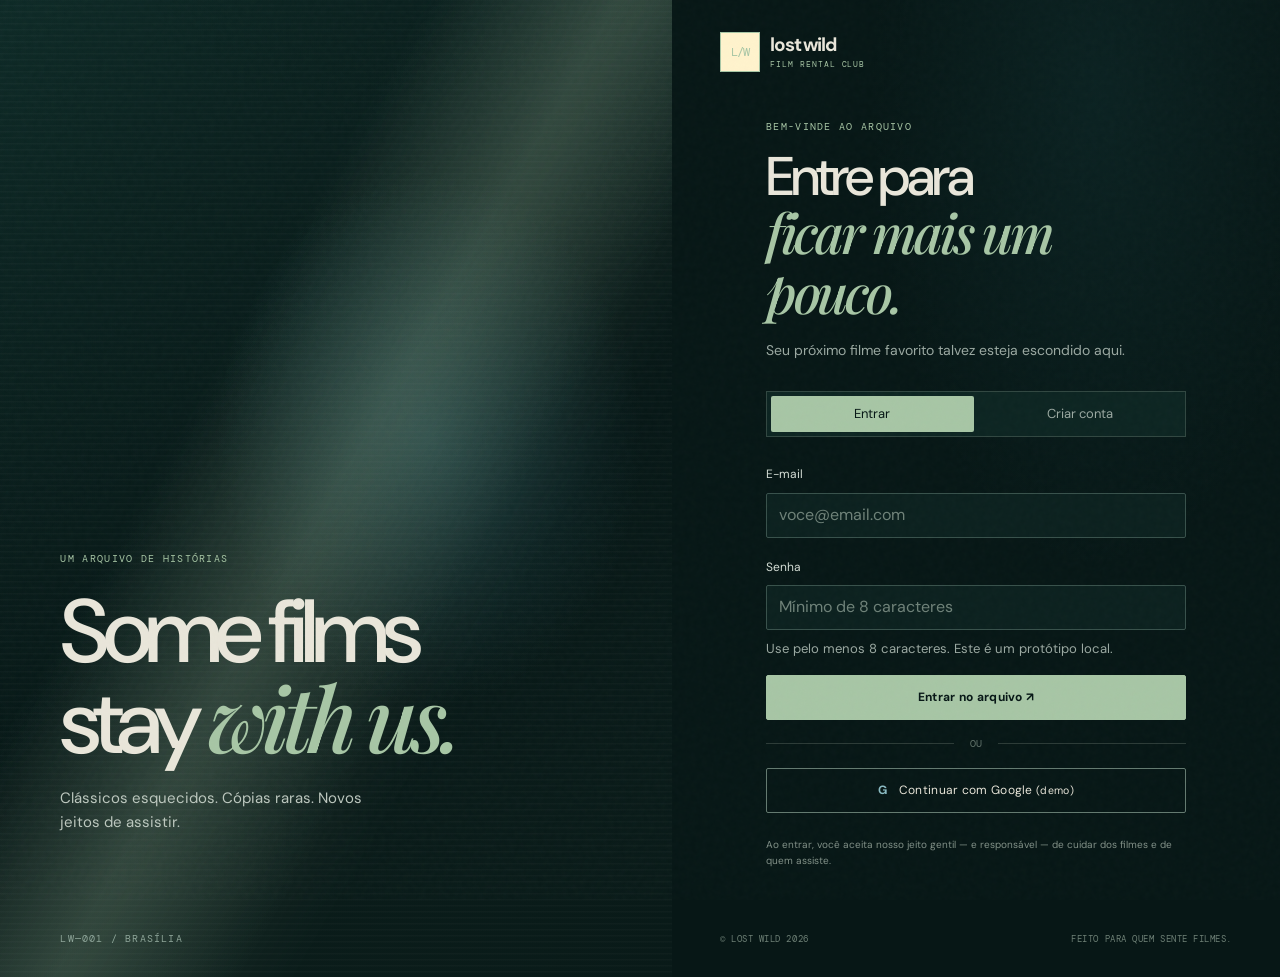
<file: chat/chat_bootstrap/index.html>
<!doctype html>
<html lang="pt-BR">
<head>
  <meta charset="utf-8">
  <meta name="viewport" content="width=device-width, initial-scale=1">
  <meta name="theme-color" content="#071716">
  <meta name="description" content="Lost Wild — filmes que merecem continuar vivos. Descubra clássicos raros em DVD e online.">
  <title>Lost Wild — filmes fora do tempo</title>
  <link rel="preconnect" href="https://fonts.googleapis.com">
  <link rel="preconnect" href="https://fonts.gstatic.com" crossorigin>
  <link href="https://fonts.googleapis.com/css2?family=DM+Mono:wght@400;500&family=DM+Sans:wght@400;500;600;700&family=Playfair+Display:ital,wght@0,500;0,600;1,500&display=swap" rel="stylesheet">
  <link href="https://cdn.jsdelivr.net/npm/bootstrap@5.3.3/dist/css/bootstrap.min.css" rel="stylesheet">
  <link href="style.css" rel="stylesheet">
</head>
<body>
  <a class="skip-link" href="#main">Pular para o conteúdo</a>
  <div id="authScreen" class="auth-screen">
    <div class="auth-art" role="img" aria-label="Sala de cinema escura com luz verde cinematográfica">
      <div class="auth-art-copy"><span class="eyebrow">UM ARQUIVO DE HISTÓRIAS</span><h1>Some films<br>stay <em>with us.</em></h1><p>Clássicos esquecidos. Cópias raras. Novos jeitos de assistir.</p></div>
      <span class="art-index">LW—001 / BRASÍLIA</span>
    </div>
    <div class="auth-panel">
      <a class="wordmark" href="#" aria-label="Lost Wild, início"><span class="mark">L/W</span><span>lost wild<small>FILM RENTAL CLUB</small></span></a>
      <div class="auth-form-wrap">
        <p class="eyebrow">BEM-VINDE AO ARQUIVO</p>
        <h2 id="authTitle">Entre para<br><em>ficar mais um pouco.</em></h2>
        <p class="muted">Seu próximo filme favorito talvez esteja escondido aqui.</p>
        <div class="auth-tabs nav nav-pills" role="tablist" aria-label="Acesso à conta">
          <button class="nav-link active" type="button" data-auth-mode="login" role="tab" aria-selected="true">Entrar</button>
          <button class="nav-link" type="button" data-auth-mode="signup" role="tab" aria-selected="false">Criar conta</button>
        </div>
        <form id="authForm" novalidate>
          <div class="mb-3" id="nameField" hidden><label for="authName" class="form-label">Como podemos te chamar?</label><input class="form-control" id="authName" autocomplete="name" placeholder="Seu nome"></div>
          <div class="mb-3"><label for="authEmail" class="form-label">E-mail</label><input class="form-control" type="email" id="authEmail" autocomplete="email" required placeholder="voce@email.com"></div>
          <div class="mb-2"><label for="authPassword" class="form-label">Senha</label><input class="form-control" type="password" id="authPassword" autocomplete="current-password" required minlength="8" placeholder="Mínimo de 8 caracteres"></div>
          <div class="form-text mb-3">Use pelo menos 8 caracteres. Este é um protótipo local.</div>
          <div id="authError" class="alert alert-danger py-2" role="alert" hidden></div>
          <button class="btn btn-lw w-100" type="submit" id="authSubmit">Entrar no arquivo <span aria-hidden="true">↗</span></button>
        </form>
        <div class="auth-divider"><span>OU</span></div>
        <button id="googleLogin" class="btn btn-outline-lw w-100" type="button"><span class="google-g">G</span> Continuar com Google <small>(demo)</small></button>
        <p class="tiny-note mt-4">Ao entrar, você aceita nosso jeito gentil — e responsável — de cuidar dos filmes e de quem assiste.</p>
      </div>
      <footer class="auth-footer"><span>© LOST WILD 2026</span><span>FEITO PARA QUEM SENTE FILMES.</span></footer>
    </div>
  </div>

  <div id="appShell" hidden>
    <nav class="navbar navbar-expand-lg navbar-dark lw-navbar sticky-top" aria-label="Navegação principal">
      <div class="container-fluid px-3 px-lg-5">
        <a class="navbar-brand wordmark" href="#home" data-view="home"><span class="mark">L/W</span><span>lost wild<small>FILM RENTAL CLUB</small></span></a>
        <button class="navbar-toggler" type="button" data-bs-toggle="collapse" data-bs-target="#mainNav" aria-controls="mainNav" aria-expanded="false" aria-label="Abrir menu"><span class="navbar-toggler-icon"></span></button>
        <div class="collapse navbar-collapse" id="mainNav">
          <ul class="navbar-nav mx-lg-auto my-3 my-lg-0">
            <li class="nav-item"><a class="nav-link active" href="#home" data-view="home">Arquivo</a></li>
            <li class="nav-item"><a class="nav-link" href="#shelf" data-view="shelf">Minha estante</a></li>
            <li class="nav-item"><a class="nav-link" href="#fines" data-view="fines">Multas <span id="fineNavBadge" class="nav-count">0</span></a></li>
            <li class="nav-item"><a class="nav-link" href="#about" data-view="about">Manifesto</a></li>
          </ul>
          <div class="nav-actions d-flex align-items-center gap-2">
            <button class="icon-btn" type="button" data-view="wishlist" aria-label="Abrir lista de desejos">♡ <span id="wishCount">0</span></button>
            <button class="icon-btn" type="button" data-bs-toggle="offcanvas" data-bs-target="#cartPanel" aria-label="Abrir sacola">Sacola <span id="cartCount" class="nav-count">0</span></button>
            <div class="dropdown">
              <button class="avatar-btn dropdown-toggle" data-bs-toggle="dropdown" aria-expanded="false" id="userMenuButton" aria-label="Menu da conta">LW</button>
              <ul class="dropdown-menu dropdown-menu-end dropdown-menu-dark">
                <li><button class="dropdown-item" data-view="profile">Meu perfil</button></li>
                <li><button class="dropdown-item" data-view="payments">Pagamentos</button></li>
                <li><hr class="dropdown-divider"></li>
                <li><button class="dropdown-item" id="logoutBtn">Sair da conta ↗</button></li>
              </ul>
            </div>
          </div>
        </div>
      </div>
    </nav>

    <main id="main">
      <section id="view-home" class="view-section">
        <div class="hero container-fluid px-3 px-lg-5">
          <div class="hero-grid">
            <div class="hero-copy">
              <p class="eyebrow"><span class="live-dot"></span> ARQUIVO ABERTO · BRASÍLIA, DF</p>
              <h1>Filmes que<br>não cabem <em>no tempo.</em></h1>
              <p class="hero-lede">Uma locadora para histórias que resistem. Encontre cópias raras, redescubra clássicos e leve um pedaço de cinema pra casa.</p>
              <a href="#catalogue" class="btn btn-lw">Explorar o arquivo <span aria-hidden="true">↘</span></a>
              <div class="hero-foot"><span>01 — 20 TÍTULOS CURADOS</span><span>DVD · STREAMING DEMO</span></div>
            </div>
            <div class="hero-visual">
              <div class="hero-photo" role="img" aria-label="Imagem cinematográfica abstrata em tons verdes e pretos"></div>
              <div class="hero-stamp">LOST<br>IN THE<br>WILD</div>
              <div class="hero-caption"><span>FRAME Nº 0047</span><span>MEMÓRIAS EM MOVIMENTO</span></div>
            </div>
          </div>
        </div>
        <section class="ticker" aria-label="Manifesto"><div>RARAMENTE VISTOS <span>✳</span> SEMPRE VIVOS <span>✳</span> FEITOS PARA SEREM DESCOBERTOS <span>✳</span> RARAMENTE VISTOS <span>✳</span></div></section>
        <section id="catalogue" class="container-fluid px-3 px-lg-5 section-pad">
          <div class="section-heading">
            <div><p class="eyebrow">O ACERVO / 001—020</p><h2>Encontre seu <em>próximo mundo.</em></h2></div>
            <p class="section-aside">Não é sobre ver tudo.<br>É sobre encontrar o filme certo.</p>
          </div>
          <div class="catalog-tools row g-2 align-items-center mb-4">
            <div class="col-12 col-md-5"><label for="searchInput" class="visually-hidden">Buscar filmes</label><div class="search-wrap"><span aria-hidden="true">⌕</span><input id="searchInput" class="form-control" type="search" placeholder="Título, diretor, ano..." autocomplete="off"></div></div>
            <div class="col-6 col-md-3"><label for="genreFilter" class="visually-hidden">Filtrar por gênero</label><select id="genreFilter" class="form-select"><option value="all">Todos os gêneros</option></select></div>
            <div class="col-6 col-md-2"><label for="formatFilter" class="visually-hidden">Filtrar formato</label><select id="formatFilter" class="form-select"><option value="all">Todos os formatos</option><option value="DVD">DVD</option><option value="Online">Online</option></select></div>
            <div class="col-12 col-md-2"><label for="sortFilter" class="visually-hidden">Ordenar filmes</label><select id="sortFilter" class="form-select"><option value="featured">Em destaque</option><option value="title">Título A–Z</option><option value="year">Mais antigos</option><option value="price">Menor preço</option></select></div>
          </div>
          <div id="featuredNote" class="featured-note"><span class="note-mark">✳</span><span><strong>Achados de arquivo</strong> — cópias que passaram de mão em mão e ainda têm muito a contar.</span></div>
          <div id="movieGrid" class="row g-3 g-lg-4" aria-live="polite"></div>
          <p id="emptyState" class="empty-state" hidden>Nenhum filme encontrado. Tente outro título ou filtro.</p>
          <div class="catalog-bottom"><span id="resultsCount">20 títulos encontrados</span><span>UMA COLEÇÃO EM CONSTANTE DESCOBERTA ↗</span></div>
        </section>
        <section class="quote-band"><div class="container"><p class="eyebrow">NOSSA PEQUENA OBSESSÃO</p><blockquote>“Alguns filmes não acabam quando sobem os créditos. Eles <em>continuam vivendo</em> em quem os viu.”</blockquote><span>— LOST WILD, NOTAS DE ACERVO</span></div></section>
      </section>

      <section id="view-wishlist" class="view-section interior-view" hidden><div class="container-fluid px-3 px-lg-5 section-pad"><p class="eyebrow">SUA LISTA PARTICULAR</p><h1>Filmes para <em>depois.</em></h1><p class="muted mb-4">Histórias que você quer encontrar no momento certo.</p><div id="wishlistGrid" class="row g-3 g-lg-4"></div><p id="wishlistEmpty" class="empty-state">Sua lista ainda está vazia. Guarde um filme para não perder de vista.</p></div></section>

      <section id="view-shelf" class="view-section interior-view" hidden><div class="container-fluid px-3 px-lg-5 section-pad"><p class="eyebrow">SEU HISTÓRICO / 002</p><h1>Minha <em>estante.</em></h1><p class="muted mb-4">O que está com você, o que está a caminho e o que já virou memória.</p><div class="row g-3 mb-4" id="shelfStats"></div><div class="panel-lw"><div class="panel-header"><h2>Seus filmes</h2><span class="eyebrow">RESERVAS · ALUGUÉIS · COMPRAS</span></div><div class="table-responsive"><table class="table lw-table"><thead><tr><th scope="col">Filme</th><th scope="col">Modalidade</th><th scope="col">Status</th><th scope="col">Prazo / retirada</th><th scope="col">Valor</th></tr></thead><tbody id="shelfTable"></tbody></table></div><p id="shelfEmpty" class="empty-state">Sua estante está esperando a primeira história. Explore o arquivo para começar.</p></div><div class="pickup-card mt-4"><span class="eyebrow">PONTO DE RETIRADA FICTÍCIO</span><h3>Lost Wild — Sala de Arquivo</h3><p>CLN 210, Bloco B, Loja 14 · Asa Norte, Brasília — DF</p><p class="muted mb-0">Reservas ficam disponíveis por 3 dias úteis. Você receberá uma confirmação demonstrativa nesta tela.</p></div></div></section>

      <section id="view-profile" class="view-section interior-view" hidden><div class="container-fluid px-3 px-lg-5 section-pad"><p class="eyebrow">SEU ESPAÇO / 003</p><h1>Um lugar só <em>seu.</em></h1><div class="row g-4 mt-2"><div class="col-12 col-lg-4"><div class="profile-card"><div class="profile-avatar" id="profileAvatar">LW</div><p class="eyebrow">MEMBRO DO ARQUIVO</p><h2 id="profileName">Pessoa leitora</h2><p class="muted" id="profileEmail">email@exemplo.com</p><span class="member-tag">MEMBRO DESDE HOJE</span><button class="btn btn-outline-lw mt-4 w-100" id="editProfileBtn">Editar nome</button></div></div><div class="col-12 col-lg-8"><div class="panel-lw mb-3"><div class="panel-header"><h2>Seu resumo</h2><span class="eyebrow">ATUALIZADO NESTA SESSÃO</span></div><div class="row g-3 p-3" id="profileStats"></div></div><div class="panel-lw"><div class="panel-header"><h2>Cuide da sua conta</h2></div><div class="p-3"><p class="muted">Mantenha seus dados atualizados e acompanhe prazos de devolução para evitar cobranças extras.</p><button class="btn btn-outline-lw me-2 mb-2" data-view="payments">Métodos de pagamento</button><button class="btn btn-outline-lw mb-2" data-view="fines">Ver multas e prazos</button></div></div></div></div></div></section>

      <section id="view-fines" class="view-section interior-view" hidden><div class="container-fluid px-3 px-lg-5 section-pad"><p class="eyebrow">CUIDADO COM O ACERVO / 004</p><h1>Multas, sem <em>surpresas.</em></h1><p class="muted mb-4 max-copy">A gente acredita em regras claras. Veja as tarifas, o histórico e qualquer valor pendente antes de continuar.</p><div class="row g-3 mb-4" id="fineSummary"></div><div class="panel-lw mb-4"><div class="panel-header"><h2>Tabela de tarifas</h2><span class="eyebrow">VALORES DEMONSTRATIVOS</span></div><div class="table-responsive"><table class="table lw-table"><thead><tr><th>Ocorrência</th><th>Valor</th><th>Observação</th></tr></thead><tbody><tr><td>Atraso na devolução de DVD</td><td>R$ 3,00 / dia</td><td>Por item, após a data limite</td></tr><tr><td>DVD danificado</td><td>Até R$ 45,00</td><td>Após avaliação e contato</td></tr><tr><td>DVD não devolvido</td><td>Até R$ 80,00</td><td>Valor de reposição estimado</td></tr><tr><td>Reserva não retirada</td><td>R$ 0,00</td><td>Sem multa no protótipo</td></tr></tbody></table></div></div><div class="panel-lw"><div class="panel-header"><h2>Seu histórico</h2><span class="eyebrow">PENDENTES E QUITADAS</span></div><div id="fineList" class="fine-list"></div><p id="fineEmpty" class="empty-state">Nenhuma multa registrada. Obrigado por cuidar das histórias com a gente.</p></div><div class="policy-note mt-4"><strong>Como funcionam as restrições?</strong><p class="mb-0">Em um serviço real, cobranças seriam notificadas com antecedência e poderiam bloquear novos aluguéis apenas após prazo de contestação e revisão humana. Este protótipo usa dados fictícios e não bloqueia sua conta por valores reais.</p></div></div></section>

      <section id="view-payments" class="view-section interior-view" hidden><div class="container-fluid px-3 px-lg-5 section-pad"><p class="eyebrow">CHECKOUT / 005</p><h1>Seus métodos <em>de pagamento.</em></h1><p class="muted mb-4">Cartões de demonstração, sem transações reais. Nunca informe dados de um cartão verdadeiro.</p><div class="row g-4"><div class="col-12 col-lg-5"><div class="panel-lw p-3 p-md-4"><h2 class="h4 mb-3">Adicionar cartão fictício</h2><form id="paymentForm"><div class="mb-3"><label class="form-label" for="cardName">Nome no cartão</label><input class="form-control" id="cardName" required placeholder="NOME DEMONSTRATIVO"></div><div class="mb-3"><label class="form-label" for="cardNumber">Número de teste</label><input class="form-control" id="cardNumber" inputmode="numeric" maxlength="19" required placeholder="0000 0000 0000 0000" pattern="[0-9 ]{16,19}"><div class="form-text">Use apenas números inventados para testes.</div></div><div class="row g-2"><div class="col-6"><label class="form-label" for="cardExpiry">Validade</label><input class="form-control" id="cardExpiry" required placeholder="MM/AA" pattern="(0[1-9]|1[0-2])\/[0-9]{2}"></div><div class="col-6"><label class="form-label" for="cardBrand">Bandeira</label><select class="form-select" id="cardBrand"><option>Visa</option><option>Mastercard</option><option>Elo</option><option>Outra</option></select></div></div><button class="btn btn-lw w-100 mt-4" type="submit">Salvar cartão fictício</button><div id="paymentFeedback" class="form-text mt-2" role="status"></div></form></div></div><div class="col-12 col-lg-7"><div class="panel-lw"><div class="panel-header"><h2>Cartões salvos</h2><span class="eyebrow">LOCAL / DEMO</span></div><div id="paymentList" class="payment-list p-3"></div><p id="paymentEmpty" class="empty-state">Você ainda não cadastrou nenhum cartão de demonstração.</p></div></div></div></div></section>

      <section id="view-about" class="view-section interior-view" hidden><div class="about-hero"><div class="container"><p class="eyebrow">UM MANIFESTO EM 24 QUADROS</p><h1>Deixar os filmes<br><em>continuarem vivos.</em></h1><p>Nem toda história precisa ser nova para dizer algo que ainda não sabíamos ouvir.</p></div></div><div class="container-fluid px-3 px-lg-5 section-pad"><div class="row g-5"><div class="col-12 col-lg-5"><p class="eyebrow">POR QUE EXISTIMOS</p><h2>Uma locadora para quem gosta de <em>procurar.</em></h2></div><div class="col-12 col-lg-6 offset-lg-1 about-copy"><p>A Lost Wild nasceu da vontade de manter acesas histórias que, aos poucos, desaparecem das vitrines e dos catálogos. Filmes antigos, edições difíceis de encontrar, capas gastas e cenas que ficam na cabeça por dias.</p><p>Somos uma locadora e um pequeno arquivo afetivo. Aqui, o ritual importa: escolher sem pressa, ler a sinopse, segurar um DVD ou descobrir uma obra no formato online demonstrativo.</p><p>Queremos que cada pessoa encontre seu próprio caminho pelo cinema — sem precisar saber tudo, sem precisar gostar do que todo mundo gosta.</p><div class="about-signature">Com carinho,<br><em>e luz baixa,</em><br>Lost Wild.</div></div></div><div class="about-values row g-3 mt-5"><div class="col-12 col-md-4"><div class="value-card"><span>01 / PRESERVAR</span><h3>Histórias merecem outra chance.</h3><p>Valorizamos filmes que atravessam décadas e continuam provocando conversas.</p></div></div><div class="col-12 col-md-4"><div class="value-card"><span>02 / DESCOBRIR</span><h3>O acaso também é curadoria.</h3><p>Um catálogo feito para encontrar o inesperado, não só repetir tendências.</p></div></div><div class="col-12 col-md-4"><div class="value-card"><span>03 / COMPARTILHAR</span><h3>O cinema é melhor em circulação.</h3><p>Cuidar das cópias é permitir que mais pessoas encontrem essas histórias.</p></div></div></div></div></section>
    </main>

    <footer class="lw-footer"><div class="container-fluid px-3 px-lg-5"><div class="footer-top"><a class="wordmark" href="#home" data-view="home"><span class="mark">L/W</span><span>lost wild<small>FILM RENTAL CLUB</small></span></a><p>Filmes que não cabem no tempo.</p><a href="#about" data-view="about">Nosso manifesto ↗</a></div><div class="footer-bottom"><span>© LOST WILD 2026 · PROTÓTIPO DEMONSTRATIVO</span><span>BRASÍLIA, DF · 15°47' S 47°52' W</span></div></div></footer>
  </div>

  <div class="offcanvas offcanvas-end cart-offcanvas" tabindex="-1" id="cartPanel" aria-labelledby="cartTitle">
    <div class="offcanvas-header"><div><p class="eyebrow mb-1">SUA SELEÇÃO</p><h2 class="offcanvas-title" id="cartTitle">A sacola.</h2></div><button type="button" class="btn-close btn-close-white" data-bs-dismiss="offcanvas" aria-label="Fechar sacola"></button></div>
    <div class="offcanvas-body"><div id="cartItems"></div><p id="cartEmpty" class="empty-state">Ainda não tem nada por aqui. Todo arquivo começa com uma descoberta.</p><div id="cartCheckout" hidden><div class="cart-total"><span>Subtotal</span><strong id="cartSubtotal">R$ 0,00</strong></div><p class="tiny-note">Entrega e retirada: fictícias. Nada será cobrado de verdade.</p><button class="btn btn-lw w-100" id="checkoutBtn">Confirmar pedido demo ↗</button></div></div>
  </div>
  <div class="toast-container position-fixed bottom-0 end-0 p-3"><div id="appToast" class="toast text-bg-dark border-0" role="status" aria-live="polite" aria-atomic="true"><div class="d-flex"><div class="toast-body" id="toastMessage">Pronto.</div><button type="button" class="btn-close btn-close-white me-2 m-auto" data-bs-dismiss="toast" aria-label="Fechar"></button></div></div></div>

  <div class="modal fade" id="movieModal" tabindex="-1" aria-labelledby="movieModalTitle" aria-hidden="true"><div class="modal-dialog modal-dialog-centered modal-lg"><div class="modal-content movie-modal"><div class="modal-header border-0"><span class="eyebrow">NOTAS DE ACERVO</span><button type="button" class="btn-close btn-close-white" data-bs-dismiss="modal" aria-label="Fechar detalhes"></button></div><div class="modal-body" id="movieModalBody"></div></div></div></div>
  <div class="modal fade" id="editNameModal" tabindex="-1" aria-labelledby="editNameTitle" aria-hidden="true"><div class="modal-dialog modal-dialog-centered"><div class="modal-content movie-modal"><div class="modal-header"><h2 class="modal-title h4" id="editNameTitle">Seu nome no arquivo</h2><button type="button" class="btn-close btn-close-white" data-bs-dismiss="modal" aria-label="Fechar"></button></div><form id="editNameForm"><div class="modal-body"><label for="newDisplayName" class="form-label">Nome</label><input id="newDisplayName" class="form-control" required maxlength="60"></div><div class="modal-footer border-0"><button type="button" class="btn btn-outline-lw" data-bs-dismiss="modal">Cancelar</button><button class="btn btn-lw" type="submit">Salvar</button></div></form></div></div></div>
  <script src="https://cdn.jsdelivr.net/npm/bootstrap@5.3.3/dist/js/bootstrap.bundle.min.js"></script>
  <script src="js/app.js"></script>
</body>
</html>
</file>
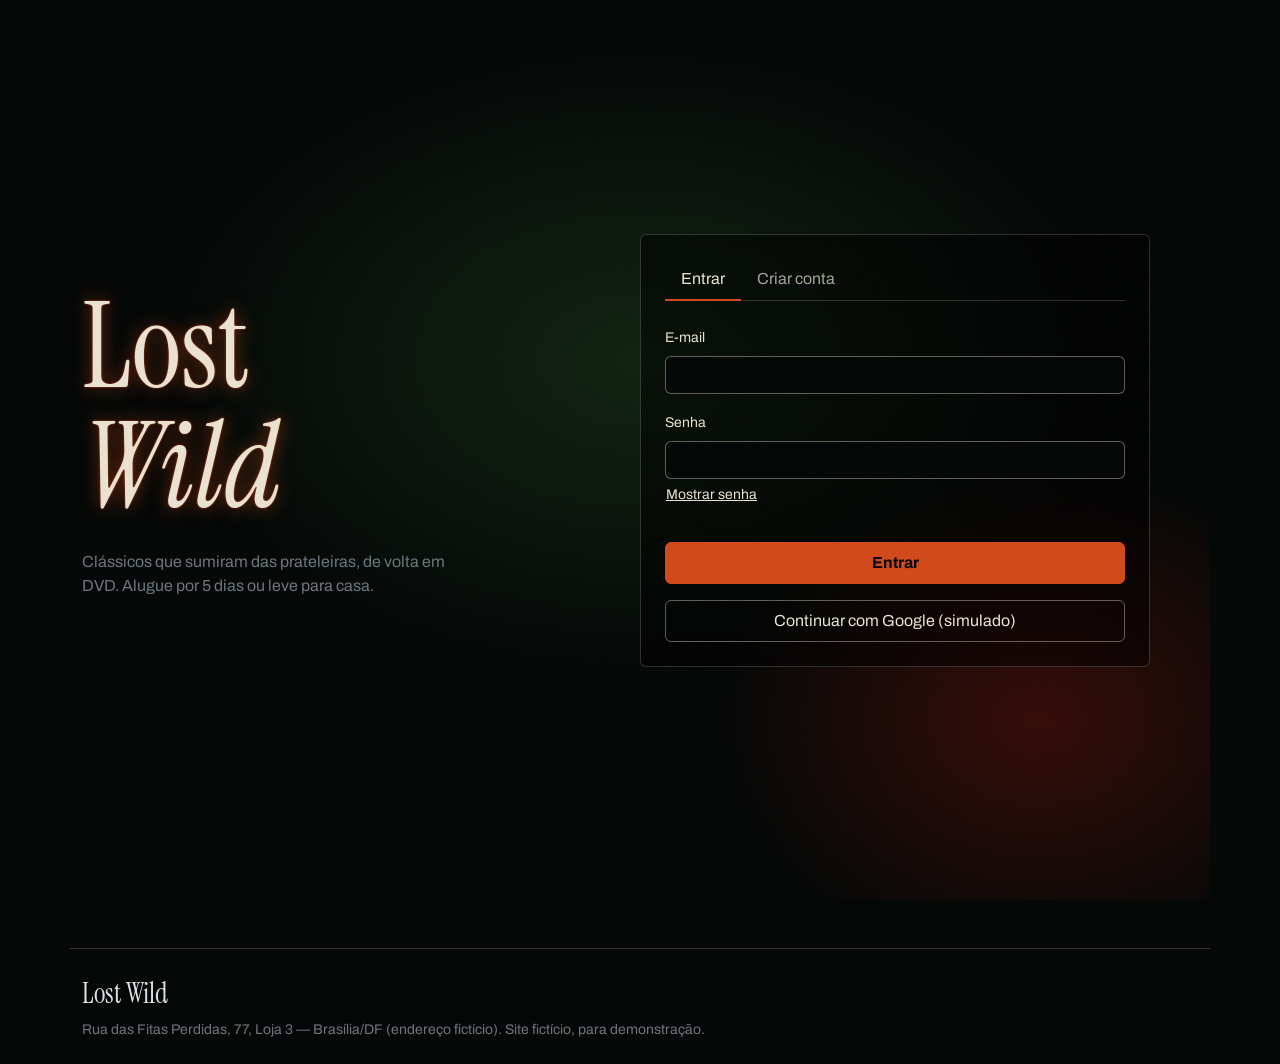
<file: claude/claude_bootstrap/index.html>
<!doctype html><html lang="pt-BR" data-bs-theme="dark"><head><meta charset="utf-8"><meta name="viewport" content="width=device-width,initial-scale=1"><title>Entrar — Lost Wild</title>
<meta name="description" content="Lost Wild: locadora de clássicos raros em DVD. Alugue ou compre online.">
<link href="https://cdn.jsdelivr.net/npm/bootstrap@5.3.3/dist/css/bootstrap.min.css" rel="stylesheet">
<link href="https://fonts.googleapis.com/css2?family=Archivo:wght@400;500;700&family=Instrument+Serif:ital@0;1&display=swap" rel="stylesheet"><link rel="stylesheet" href="css/style.css"></head>
<body data-root="" data-page="auth" class="grain min-vh-100"><a href="#main" class="skip">Ir para o conteúdo</a><div id="app-header"></div>
<main id="main" class="bg-glow min-vh-100 container d-flex align-items-center"><div class="row align-items-center g-5 w-100 py-5">
 <section class="col-md-6"><h1 class="serif halo lh-1" style="font-size:clamp(4rem,14vw,7.5rem)">Lost<br><i>Wild</i></h1>
  <p class="mt-4 text-secondary" style="max-width:24rem">Clássicos que sumiram das prateleiras, de volta em DVD. Alugue por 5 dias ou leve para casa.</p></section>
 <section class="col-md-6" aria-labelledby="auth-title"><div class="border rounded p-4 bg-black bg-opacity-50">
  <h2 id="auth-title" class="visually-hidden">Acesse sua conta</h2>
  <div role="tablist" class="nav nav-tabs mb-4"><button role="tab" class="tab nav-link" data-mode="login">Entrar</button><button role="tab" class="tab nav-link" data-mode="register">Criar conta</button></div>
  <form id="auth-form" class="d-grid gap-3" novalidate>
   <div id="name-wrap" hidden><label for="name" class="form-label small">Nome</label><input id="name" autocomplete="name" class="form-control"></div>
   <div><label for="email" class="form-label small">E-mail</label><input id="email" type="email" autocomplete="email" class="form-control"></div>
   <div><label for="pass" class="form-label small">Senha</label><input id="pass" type="password" class="form-control">
    <button type="button" id="toggle-pass" aria-pressed="false" class="btn btn-link btn-sm px-0">Mostrar senha</button>
    <ul id="rules" hidden class="small text-secondary list-unstyled mb-0"><li data-t="8 caracteres ou mais">• 8 caracteres ou mais</li><li data-t="uma letra maiúscula">• uma letra maiúscula</li><li data-t="um número">• um número</li></ul></div>
   <p id="auth-msg" class="text-danger mb-0" role="alert"></p>
   <button id="submit" class="btn btn-ember py-2">Entrar</button>
   <button type="button" id="google" class="btn btn-paper py-2">Continuar com Google (simulado)</button>
  </form></div></section></div></main>
<div id="app-footer"></div><script src="https://cdn.jsdelivr.net/npm/bootstrap@5.3.3/dist/js/bootstrap.bundle.min.js"></script><script src="js/data.js"></script><script src="js/store.js"></script><script src="js/layout.js"></script><script src="js/auth.js"></script></body></html>
</file>
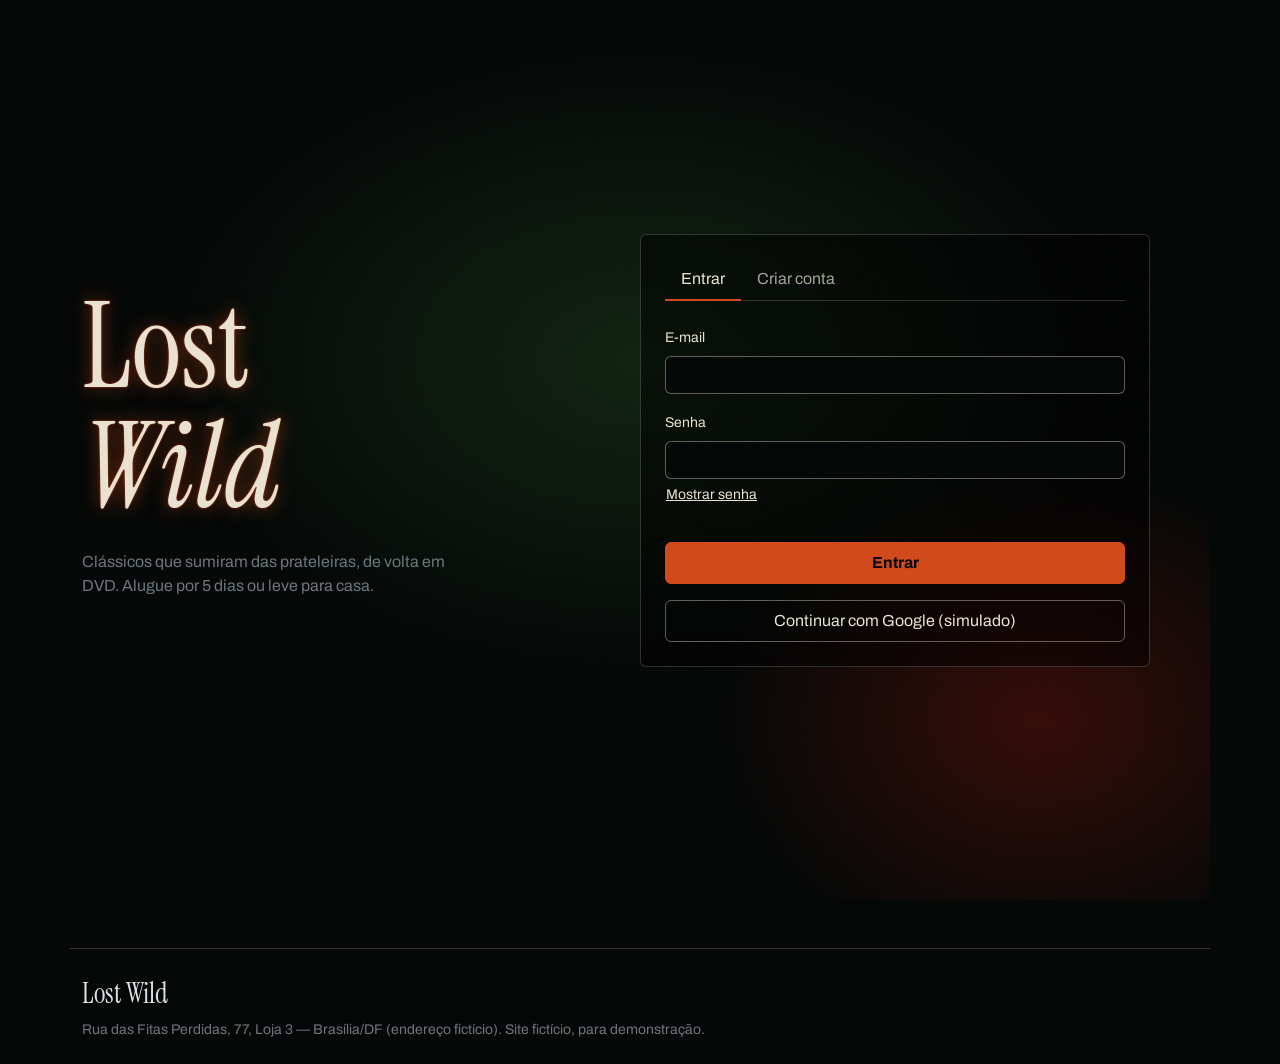
<file: claude/claude_bootstrap/pages/home.html>
<!doctype html><html lang="pt-BR" data-bs-theme="dark"><head><meta charset="utf-8"><meta name="viewport" content="width=device-width,initial-scale=1"><title>Filmes — Lost Wild</title>
<meta name="description" content="Lost Wild: locadora de clássicos raros em DVD. Alugue ou compre online.">
<link href="https://cdn.jsdelivr.net/npm/bootstrap@5.3.3/dist/css/bootstrap.min.css" rel="stylesheet">
<link href="https://fonts.googleapis.com/css2?family=Archivo:wght@400;500;700&family=Instrument+Serif:ital@0;1&display=swap" rel="stylesheet"><link rel="stylesheet" href="../css/style.css"></head>
<body data-root="../" data-page="home" class="grain min-vh-100"><a href="#main" class="skip">Ir para o conteúdo</a><div id="app-header"></div>
<main id="main" class="container">
 <section class="bg-glow py-4" aria-labelledby="h1"><div id="collage" class="collage">
  <div class="position-absolute top-50 start-50 translate-middle bg-black d-grid align-items-center text-center p-3" style="width:42%;height:42%"><div><h1 id="h1" class="serif halo lh-1 fs-2">Olá, <span id="user-name"></span></h1><p class="small mt-2 mb-0 text-secondary">Hoje a prateleira tem filmes que você não acha em mais lugar nenhum.</p></div></div></div></section>
 <section aria-label="Buscar filmes" class="search-bar py-3">
  <label for="search" class="visually-hidden">Buscar por título ou diretor</label>
  <input id="search" type="search" placeholder="Buscar por título ou diretor" class="form-control form-control-lg">
  <div class="d-flex flex-wrap align-items-center gap-2 mt-3"><div id="chips" class="d-flex flex-wrap gap-2" role="group" aria-label="Gêneros"></div>
   <button id="wish-filter" aria-pressed="false" class="chip btn btn-sm btn-ember">♥ Minha lista</button></div>
  <p id="count" class="small text-secondary mt-2 mb-0" aria-live="polite"></p></section>
 <ul id="grid" class="row row-cols-2 row-cols-md-3 row-cols-lg-4 g-4 list-unstyled mt-1"></ul>
</main>
<div id="app-footer"></div><script src="https://cdn.jsdelivr.net/npm/bootstrap@5.3.3/dist/js/bootstrap.bundle.min.js"></script><script src="../js/data.js"></script><script src="../js/store.js"></script><script src="../js/layout.js"></script><script src="../js/home.js"></script></body></html>
</file>
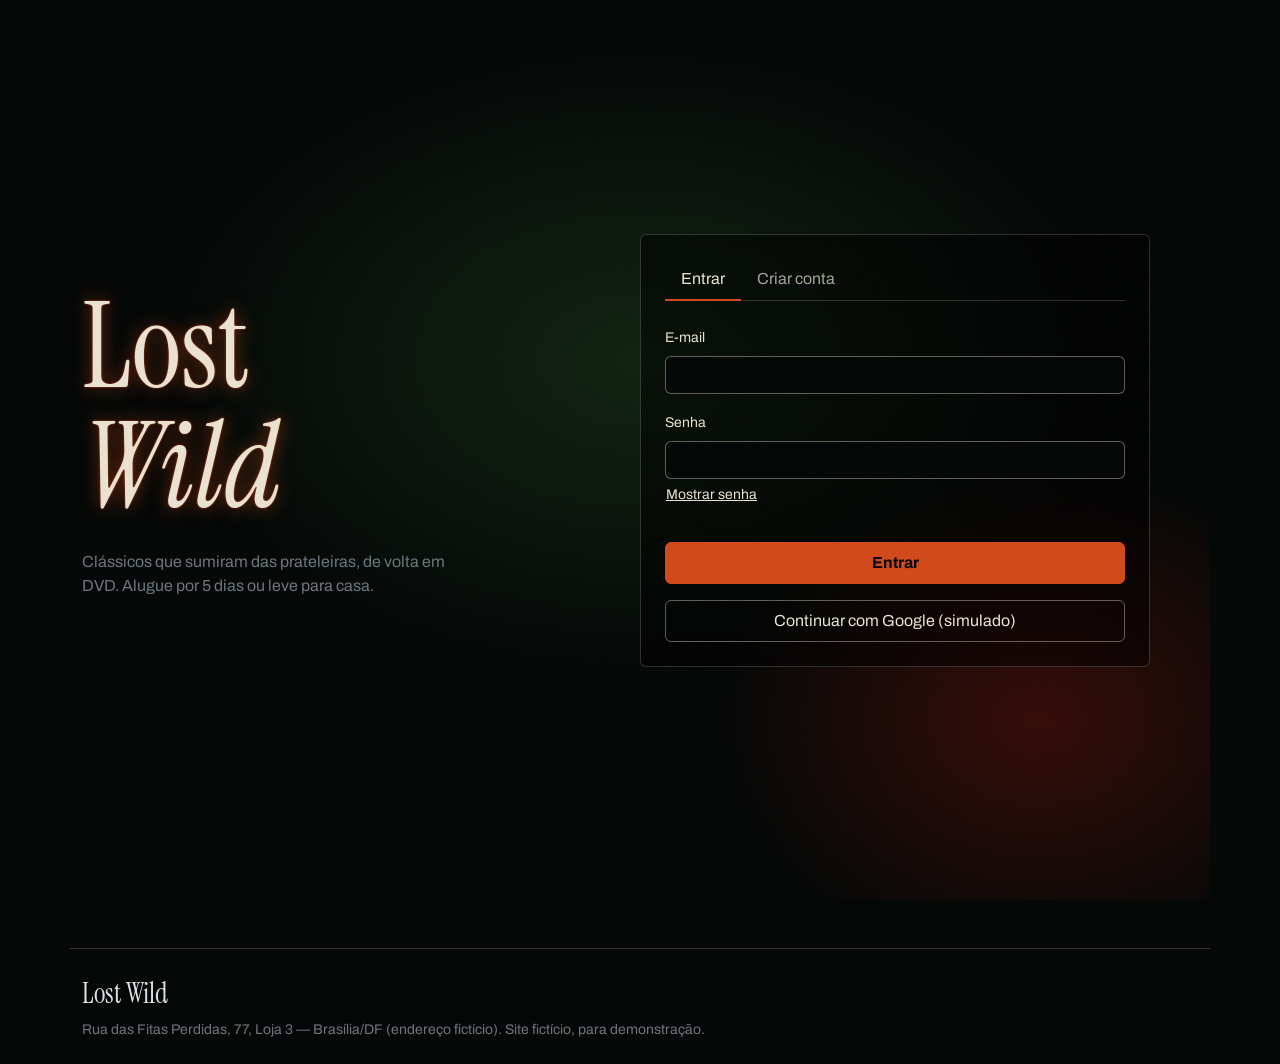
<file: claude/claude_bootstrap/pages/perfil.html>
<!doctype html><html lang="pt-BR" data-bs-theme="dark"><head><meta charset="utf-8"><meta name="viewport" content="width=device-width,initial-scale=1"><title>Meu perfil — Lost Wild</title>
<meta name="description" content="Lost Wild: locadora de clássicos raros em DVD. Alugue ou compre online.">
<link href="https://cdn.jsdelivr.net/npm/bootstrap@5.3.3/dist/css/bootstrap.min.css" rel="stylesheet">
<link href="https://fonts.googleapis.com/css2?family=Archivo:wght@400;500;700&family=Instrument+Serif:ital@0;1&display=swap" rel="stylesheet"><link rel="stylesheet" href="../css/style.css"></head>
<body data-root="../" data-page="perfil" class="grain min-vh-100"><a href="#main" class="skip">Ir para o conteúdo</a><div id="app-header"></div>
<main id="main" class="container py-5" style="max-width:48rem">
 <h1 class="serif halo display-5">Olá, <span id="hello"></span></h1>
 <div role="tablist" aria-label="Seções do perfil" class="nav nav-tabs mt-4">
  <button role="tab" class="tab nav-link" data-tab="alugueis">Aluguéis</button><button role="tab" class="tab nav-link" data-tab="multas">Multas</button><button role="tab" class="tab nav-link" data-tab="cartoes">Cartões</button></div>
 <div id="panel" role="tabpanel"></div></main>
<div id="app-footer"></div><script src="https://cdn.jsdelivr.net/npm/bootstrap@5.3.3/dist/js/bootstrap.bundle.min.js"></script><script src="../js/data.js"></script><script src="../js/store.js"></script><script src="../js/layout.js"></script><script src="../js/profile.js"></script></body></html>
</file>
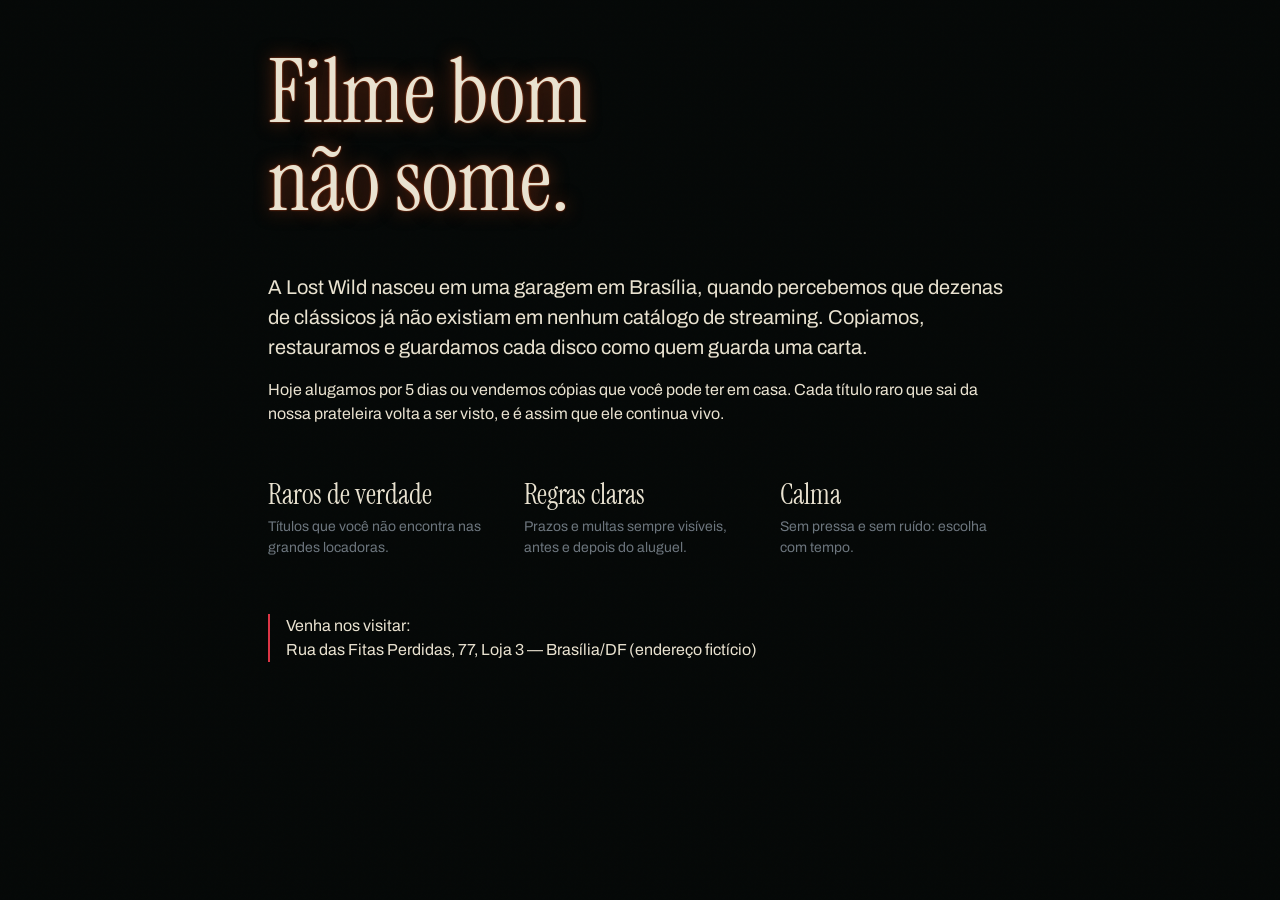
<file: claude/claude_bootstrap/pages/sobre.html>
<!doctype html><html lang="pt-BR" data-bs-theme="dark"><head><meta charset="utf-8"><meta name="viewport" content="width=device-width,initial-scale=1"><title>Sobre nós — Lost Wild</title>
<meta name="description" content="Lost Wild: locadora de clássicos raros em DVD. Alugue ou compre online.">
<link href="https://cdn.jsdelivr.net/npm/bootstrap@5.3.3/dist/css/bootstrap.min.css" rel="stylesheet">
<link href="https://fonts.googleapis.com/css2?family=Archivo:wght@400;500;700&family=Instrument+Serif:ital@0;1&display=swap" rel="stylesheet"><link rel="stylesheet" href="../css/style.css"></head>
<body data-root="../" data-page="sobre" class="grain min-vh-100"><a href="#main" class="skip">Ir para o conteúdo</a><div id="app-header"></div>
<main id="main" class="container py-5" style="max-width:48rem">
 <h1 class="serif halo lh-1" style="font-size:clamp(3rem,10vw,5.5rem)">Filme bom<br>não some.</h1>
 <p class="fs-5 mt-5">A Lost Wild nasceu em uma garagem em Brasília, quando percebemos que dezenas de clássicos já não existiam em nenhum catálogo de streaming. Copiamos, restauramos e guardamos cada disco como quem guarda uma carta.</p>
 <p>Hoje alugamos por 5 dias ou vendemos cópias que você pode ter em casa. Cada título raro que sai da nossa prateleira volta a ser visto, e é assim que ele continua vivo.</p>
 <dl class="row g-4 mt-4"><div class="col-sm-4"><dt class="serif fs-3 fw-normal">Raros de verdade</dt><dd class="small text-secondary">Títulos que você não encontra nas grandes locadoras.</dd></div>
  <div class="col-sm-4"><dt class="serif fs-3 fw-normal">Regras claras</dt><dd class="small text-secondary">Prazos e multas sempre visíveis, antes e depois do aluguel.</dd></div>
  <div class="col-sm-4"><dt class="serif fs-3 fw-normal">Calma</dt><dd class="small text-secondary">Sem pressa e sem ruído: escolha com tempo.</dd></div></dl>
 <p class="border-start border-2 border-danger ps-3 mt-5">Venha nos visitar:<br>Rua das Fitas Perdidas, 77, Loja 3 — Brasília/DF (endereço fictício)</p></main>
<div id="app-footer"></div><script src="https://cdn.jsdelivr.net/npm/bootstrap@5.3.3/dist/js/bootstrap.bundle.min.js"></script><script src="../js/data.js"></script><script src="../js/store.js"></script><script src="../js/layout.js"></script></body></html>
</file>
<file: chat/chat_bootstrap/style.css>
:root{--ink:#071716;--deep:#0b201e;--panel:#102a27;--teal:#286b70;--sea:#448690;--mint:#a7c6a5;--ochre:#b6a04e;--oxide:#76190e;--paper:#e9e6da;--muted:#9ba9a2;--line:rgba(224,235,221,.17);--sans:"DM Sans",sans-serif;--serif:"Playfair Display",serif;--mono:"DM Mono",monospace}
*{box-sizing:border-box}html{scroll-behavior:smooth;scroll-padding-top:90px}body{margin:0;background:var(--ink);color:var(--paper);font-family:var(--sans);font-size:15px;line-height:1.6}body::after{content:"";pointer-events:none;position:fixed;inset:0;z-index:1000;opacity:.055;background-image:url("data:image/svg+xml,%3Csvg viewBox='0 0 180 180' xmlns='http://www.w3.org/2000/svg'%3E%3Cfilter id='n'%3E%3CfeTurbulence type='fractalNoise' baseFrequency='.85' numOctaves='3' stitchTiles='stitch'/%3E%3C/filter%3E%3Crect width='100%25' height='100%25' filter='url(%23n)' opacity='.42'/%3E%3C/svg%3E")}a{color:inherit}button,input,select{font:inherit}.skip-link{position:absolute;left:1rem;top:-5rem;background:var(--mint);color:var(--ink);padding:.7rem 1rem;z-index:2000}.skip-link:focus{top:1rem}.eyebrow{font:10px var(--mono);letter-spacing:.13em;color:var(--mint);text-transform:uppercase}.muted,.form-text{color:var(--muted)!important}.wordmark{display:inline-flex;align-items:center;gap:10px;color:var(--paper);text-decoration:none;font-size:19px;font-weight:700;letter-spacing:-.06em;line-height:1}.wordmark small{display:block;margin-top:5px;font:8px var(--mono);letter-spacing:.12em;color:var(--mint)}.mark{display:grid;place-items:center;width:40px;height:40px;border:1px solid var(--mint);color:var(--mint);font:12px var(--mono);letter-spacing:-.1em}
.auth-screen{min-height:100vh;display:grid;grid-template-columns:1fr}.auth-art{display:none;position:relative;min-height:100%;overflow:hidden;background:radial-gradient(ellipse at 64% 45%,rgba(68,134,144,.28),transparent 35%),linear-gradient(120deg,rgba(7,23,22,.2),rgba(7,23,22,.9)),linear-gradient(145deg,#102f2b,#071716 60%,#1a332b)}.auth-art:before,.hero-photo:before{content:"";position:absolute;inset:0;background:repeating-linear-gradient(0deg,transparent 0 4px,rgba(255,255,255,.025) 5px 6px),linear-gradient(120deg,transparent 35%,rgba(167,198,165,.16),transparent 65%)}.auth-art:after{content:"";position:absolute;width:55%;height:150%;left:22%;top:-20%;transform:rotate(30deg);background:linear-gradient(90deg,transparent,rgba(167,198,165,.13),transparent);filter:blur(10px)}.auth-art-copy{position:absolute;z-index:1;left:9%;bottom:13%;max-width:520px}.auth-art-copy h1,.hero h1,.interior-view h1,.about-hero h1{font-size:clamp(3.5rem,7vw,7.2rem);line-height:.94;letter-spacing:-.075em;font-weight:500;margin:1.3rem 0}.auth-art-copy h1 em,.hero h1 em,.section-heading h2 em,.interior-view h1 em,.about-hero h1 em,.quote-band em,.about-copy em{font-family:var(--serif);font-weight:500;color:var(--mint)}.auth-art-copy p{max-width:320px;color:#bdc8bf}.art-index{position:absolute;z-index:1;bottom:2rem;left:9%;font:10px var(--mono);letter-spacing:.12em;color:#8fa69a}.auth-panel{min-height:100vh;display:flex;flex-direction:column;padding:1.5rem 1.25rem;background:radial-gradient(ellipse at 70% 10%,rgba(40,107,112,.13),transparent 38%),var(--ink)}.auth-form-wrap{width:100%;max-width:420px;margin:auto;padding:3rem 0}.auth-form-wrap h2{font-size:clamp(2.5rem,5vw,3.4rem);line-height:1.02;letter-spacing:-.06em;margin:1rem 0}.auth-form-wrap h2 em{font-family:var(--serif);font-weight:500;color:var(--mint)}.auth-form-wrap>.muted{font-size:14px;margin-bottom:1.8rem}.auth-tabs{display:flex;gap:5px;padding:4px;background:#0d2522;border:1px solid var(--line);margin-bottom:1.5rem}.auth-tabs .nav-link{flex:1;color:var(--muted);border-radius:2px;font-size:13px}.auth-tabs .nav-link.active{background:var(--mint);color:var(--ink)}.form-label{font-size:12px;color:#d5ded6}.form-control,.form-select{min-height:45px;border-radius:2px;border:1px solid #38514b;background:#0c211f;color:var(--paper)}.form-control::placeholder{color:#6f8279}.form-control:focus,.form-select:focus{background:#0c211f;color:var(--paper);border-color:var(--mint);box-shadow:0 0 0 .2rem rgba(167,198,165,.18)}.btn{border-radius:2px;font-size:12px;letter-spacing:.025em;padding:.78rem 1rem;transition:transform .2s ease,background .2s ease,border-color .2s ease}.btn:hover{transform:translateY(-2px)}.btn-lw{background:var(--mint);color:var(--ink);border:1px solid var(--mint);font-weight:700}.btn-lw:hover,.btn-lw:focus{background:#c3d7bb;color:var(--ink);border-color:#c3d7bb}.btn-outline-lw{border:1px solid #647a70;color:var(--paper);background:transparent}.btn-outline-lw:hover,.btn-outline-lw:focus{border-color:var(--mint);color:var(--mint);background:rgba(167,198,165,.06)}.google-g{font-weight:700;color:#8bbcc4;margin-right:8px}.auth-divider{display:flex;align-items:center;gap:1rem;color:#62746b;font:10px var(--mono);margin:1.1rem 0}.auth-divider:before,.auth-divider:after{content:"";height:1px;background:var(--line);flex:1}.tiny-note{font-size:10px;color:#829188;line-height:1.6}.auth-footer{display:flex;justify-content:space-between;gap:1rem;font:9px var(--mono);letter-spacing:.06em;color:#6e8076}
.lw-navbar{background:rgba(7,23,22,.94);backdrop-filter:blur(16px);border-bottom:1px solid var(--line);padding:.7rem 0}.lw-navbar .navbar-nav{gap:clamp(.3rem,2vw,1.8rem)}.lw-navbar .nav-link{font-size:12px;color:#a9b5ac;padding:.6rem .3rem!important}.lw-navbar .nav-link:hover,.lw-navbar .nav-link.active{color:var(--mint)}.nav-actions{margin-left:auto}.icon-btn{border:1px solid var(--line);background:transparent;color:var(--paper);padding:.5rem .7rem;font-size:12px;white-space:nowrap}.icon-btn:hover{border-color:var(--mint);color:var(--mint)}.nav-count{display:inline-grid;place-items:center;min-width:18px;height:18px;padding:0 4px;background:var(--oxide);color:#fff;border-radius:50%;font:10px var(--mono)}.avatar-btn{width:34px;height:34px;border:1px solid var(--mint);background:var(--panel);color:var(--mint);border-radius:50%;font:10px var(--mono)}.dropdown-menu-dark{background:#102a27;border-color:var(--line)}.dropdown-menu-dark .dropdown-item{font-size:12px}.dropdown-menu-dark .dropdown-item:hover{background:#1c413b}
.hero{padding-top:2rem;padding-bottom:2.5rem}.hero-grid{display:grid;grid-template-columns:1fr;gap:2rem;align-items:center}.hero-copy{padding:1rem 0}.hero h1{font-size:clamp(3.4rem,10vw,7rem);margin:1.4rem 0}.hero-lede{max-width:430px;color:#a8b6ad;font-size:15px;margin:0 0 1.7rem}.live-dot{display:inline-block;width:7px;height:7px;background:var(--mint);border-radius:50%;margin-right:8px;box-shadow:0 0 0 4px rgba(167,198,165,.1)}.hero-foot{display:flex;justify-content:space-between;gap:1rem;margin-top:2.7rem;padding-top:1rem;border-top:1px solid var(--line);font:9px var(--mono);letter-spacing:.08em;color:#809187}.hero-visual{position:relative;min-height:330px;overflow:hidden;background:linear-gradient(145deg,#102d28,#071716 58%,#21443b)}.hero-photo{position:absolute;inset:0;background:radial-gradient(ellipse at 70% 40%,rgba(95,155,126,.24),transparent 30%),linear-gradient(125deg,transparent 28%,rgba(167,198,165,.25) 29%,transparent 31%),linear-gradient(90deg,rgba(7,23,22,.2),rgba(7,23,22,.75)),repeating-linear-gradient(100deg,#0c2824 0 25px,#0b201e 26px 28px,#13332c 29px 60px)}.hero-stamp{position:absolute;top:15%;right:9%;display:grid;place-items:center;width:100px;height:100px;border:1px solid rgba(167,198,165,.65);border-radius:50%;text-align:center;color:var(--mint);font:11px var(--mono);letter-spacing:.12em;transform:rotate(12deg)}.hero-caption{position:absolute;bottom:1rem;left:1rem;right:1rem;display:flex;justify-content:space-between;gap:1rem;font:9px var(--mono);color:#b7c7b9;letter-spacing:.07em}.ticker{overflow:hidden;white-space:nowrap;border-top:1px solid var(--line);border-bottom:1px solid var(--line);padding:.9rem 0;color:#bac8bd;font:10px var(--mono);letter-spacing:.12em}.ticker div{display:flex;justify-content:space-around;gap:2rem;min-width:700px}.ticker span{color:var(--ochre)}.section-pad{padding-top:4rem;padding-bottom:4rem}.section-heading{display:flex;flex-direction:column;gap:1rem;justify-content:space-between;margin-bottom:2rem}.section-heading h2{font-size:clamp(2.4rem,5vw,4rem);line-height:1;letter-spacing:-.065em;margin:.6rem 0}.section-aside{color:var(--muted);font-size:12px}.catalog-tools .form-control,.catalog-tools .form-select{font-size:12px;min-height:43px}.search-wrap{position:relative}.search-wrap>span{position:absolute;left:12px;top:4px;color:var(--mint);font-size:24px;z-index:1}.search-wrap .form-control{padding-left:2.5rem}.featured-note{display:flex;align-items:center;gap:12px;border-top:1px solid var(--line);border-bottom:1px solid var(--line);padding:.9rem 0;margin-bottom:1.5rem;color:#a9b6ad;font-size:12px}.featured-note strong{color:var(--paper)}.note-mark{color:var(--ochre);font-size:20px}.movie-card{height:100%;background:#0d211f;border:1px solid rgba(224,235,221,.1);transition:transform .25s,border-color .25s,background .25s;overflow:hidden}.movie-card:hover{transform:translateY(-4px);border-color:rgba(167,198,165,.55);background:#102724}.poster{position:relative;aspect-ratio:4/5;overflow:hidden;display:flex;align-items:flex-end;padding:1rem;background:#16342e;color:var(--paper)}.poster:before{content:"";position:absolute;inset:0;background:linear-gradient(0deg,rgba(0,0,0,.8),transparent 60%),radial-gradient(ellipse at 60% 25%,var(--poster-glow,rgba(167,198,165,.28)),transparent 35%),repeating-linear-gradient(120deg,transparent 0 20px,rgba(255,255,255,.035) 21px 22px)}.poster:after{content:"";position:absolute;inset:8px;border:1px solid rgba(240,240,220,.2);pointer-events:none}.poster-title{position:relative;z-index:1;font-family:var(--serif);font-size:clamp(1.3rem,2vw,2rem);line-height:.95;letter-spacing:-.04em;max-width:90%;text-shadow:0 2px 15px #000}.poster-meta{position:absolute;top:1rem;left:1rem;right:1rem;z-index:2;display:flex;justify-content:space-between;font:9px var(--mono);letter-spacing:.1em}.poster-number{position:absolute;z-index:1;right:1rem;bottom:1rem;font:10px var(--mono);color:rgba(255,255,255,.65)}.movie-info{padding:1rem}.movie-info h3{font-size:14px;font-weight:600;margin:0 0 .25rem}.movie-director{font-size:11px;color:var(--muted);margin-bottom:.9rem}.movie-tags{display:flex;gap:6px;flex-wrap:wrap;margin-bottom:1rem}.tag{border:1px solid var(--line);padding:3px 6px;color:#a8b6ad;font:9px var(--mono)}.movie-prices{display:flex;justify-content:space-between;align-items:center;gap:.5rem;border-top:1px solid var(--line);padding-top:.8rem}.price-label{font:9px var(--mono);color:var(--muted);display:block}.price-value{font-size:13px;font-weight:700}.movie-actions{display:flex;gap:6px;margin-top:.9rem}.movie-actions .btn{flex:1;padding:.55rem .4rem;font-size:10px}.wish-btn{position:absolute;z-index:3;top:2.5rem;right:.7rem;width:30px;height:30px;border:1px solid rgba(255,255,255,.5);border-radius:50%;background:rgba(7,23,22,.7);color:white}.wish-btn[aria-pressed=true]{background:var(--oxide);border-color:var(--oxide)}.catalog-bottom{display:flex;justify-content:space-between;gap:1rem;border-top:1px solid var(--line);padding-top:1rem;margin-top:2rem;font:9px var(--mono);letter-spacing:.08em;color:var(--muted)}.empty-state{padding:2rem 1rem;text-align:center;color:var(--muted);font-size:13px}.quote-band{background:#0d2522;padding:4rem 0;text-align:center;border-top:1px solid var(--line);border-bottom:1px solid var(--line)}.quote-band blockquote{max-width:850px;margin:1rem auto 1.5rem;font-family:var(--serif);font-size:clamp(1.8rem,4vw,3.7rem);line-height:1.15}.quote-band>div>span{font:9px var(--mono);letter-spacing:.1em;color:var(--muted)}
.interior-view h1{font-size:clamp(3rem,7vw,6rem);margin:.8rem 0}.panel-lw,.profile-card,.pickup-card,.value-card{border:1px solid var(--line);background:rgba(13,36,32,.72)}.panel-header{display:flex;align-items:center;justify-content:space-between;gap:1rem;padding:1.2rem 1rem;border-bottom:1px solid var(--line)}.panel-header h2{font-size:17px;margin:0}.panel-header .eyebrow{margin:0;text-align:right}.lw-table{--bs-table-bg:transparent;--bs-table-color:var(--paper);--bs-table-border-color:var(--line);font-size:12px;margin:0}.lw-table>:not(caption)>*>*{padding:1rem;white-space:nowrap}.lw-table thead th{font:9px var(--mono);color:var(--mint);letter-spacing:.08em;font-weight:400}.pickup-card{padding:1.5rem}.pickup-card h3{font-family:var(--serif);font-size:1.7rem;margin:.7rem 0}.stat-card{height:100%;padding:1.2rem;border:1px solid var(--line);background:#0d2522}.stat-card span{font:9px var(--mono);color:var(--muted);letter-spacing:.1em}.stat-card strong{display:block;font-size:2rem;letter-spacing:-.06em;margin-top:.3rem}.profile-card{padding:2rem;text-align:center}.profile-avatar{width:76px;height:76px;border:1px solid var(--mint);border-radius:50%;display:grid;place-items:center;margin:0 auto 1.5rem;font:18px var(--mono);color:var(--mint)}.profile-card h2{font-family:var(--serif);font-size:2rem}.member-tag{display:inline-block;border:1px solid var(--line);padding:5px 8px;color:var(--mint);font:9px var(--mono)}.fine-list{padding:0 1rem}.fine-item{display:flex;align-items:center;justify-content:space-between;gap:1rem;padding:1.2rem 0;border-bottom:1px solid var(--line)}.fine-item:last-child{border-bottom:0}.fine-item h3{font-size:13px;margin:0 0 .2rem}.fine-item p{font-size:11px;color:var(--muted);margin:0}.fine-amount{text-align:right;white-space:nowrap;font-weight:700}.fine-amount small{display:block;font:9px var(--mono);color:var(--muted)}.status-pill{display:inline-block;padding:4px 7px;font:9px var(--mono);letter-spacing:.05em}.status-pending{background:rgba(182,160,78,.14);color:#d9c36b}.status-paid{background:rgba(167,198,165,.12);color:var(--mint)}.status-blocked{background:rgba(118,25,14,.35);color:#f29b8c}.policy-note{border-left:2px solid var(--ochre);padding:1rem 1.2rem;background:rgba(182,160,78,.06);font-size:12px;color:#b7c1b6}.policy-note strong{color:var(--paper)}.policy-note p{margin-top:.4rem}.payment-item{display:flex;align-items:center;justify-content:space-between;gap:1rem;padding:1rem;border:1px solid var(--line);margin-bottom:.7rem}.payment-chip{width:52px;height:34px;background:linear-gradient(135deg,#173e3a,#286b70);border:1px solid rgba(255,255,255,.15);display:grid;place-items:center;font:9px var(--mono)}.payment-details{flex:1}.payment-details strong{font-size:12px;display:block}.payment-details span{font-size:10px;color:var(--muted)}.about-hero{padding:5rem 1rem 4rem;background:radial-gradient(ellipse at 75% 25%,rgba(68,134,144,.2),transparent 35%),linear-gradient(110deg,#0d2925,#071716)}.about-hero .container{max-width:1000px}.about-hero h1{font-size:clamp(3.5rem,9vw,8rem)}.about-hero p:not(.eyebrow){max-width:430px;color:#b2c0b5;font-size:16px}.about-copy{font-size:15px;color:#bac6bc}.about-copy p{margin-bottom:1.3rem}.about-signature{font-family:var(--serif);font-size:1.4rem;color:var(--paper);line-height:1.4;margin-top:2rem}.value-card{padding:1.5rem;height:100%}.value-card>span{font:9px var(--mono);color:var(--mint)}.value-card h3{font-family:var(--serif);font-size:1.6rem;line-height:1.1;margin:1.5rem 0 .8rem}.value-card p{font-size:12px;color:var(--muted);margin:0}.lw-footer{border-top:1px solid var(--line);padding:2rem 0 1rem}.footer-top{display:flex;align-items:center;justify-content:space-between;gap:1rem;flex-wrap:wrap;padding-bottom:2rem}.footer-top p{margin:0;color:var(--muted);font-family:var(--serif);font-style:italic}.footer-top>a:last-child{font-size:11px;text-decoration:none;color:var(--mint)}.footer-bottom{border-top:1px solid var(--line);padding-top:1rem;display:flex;justify-content:space-between;gap:1rem;flex-wrap:wrap;font:9px var(--mono);color:#718278;letter-spacing:.05em}
.cart-offcanvas,.movie-modal{background:#0b201e;color:var(--paper);border:1px solid var(--line)}.cart-offcanvas{width:min(100%,450px)!important}.offcanvas-header{border-bottom:1px solid var(--line);padding:1.5rem}.offcanvas-title{font-family:var(--serif);font-size:2rem}.cart-item{display:grid;grid-template-columns:60px 1fr auto;gap:.8rem;padding:1rem 0;border-bottom:1px solid var(--line)}.cart-thumb{display:grid;place-items:center;background:#153630;aspect-ratio:3/4;font:10px var(--mono);text-align:center;padding:.3rem;color:var(--mint)}.cart-item h3{font-size:12px;margin:0 0 .2rem}.cart-item p{font-size:10px;color:var(--muted);margin:0}.cart-item strong{font-size:12px}.cart-total{display:flex;justify-content:space-between;border-top:1px solid var(--line);padding:1rem 0;margin-top:1.5rem}.cart-total strong{font-size:1.2rem}.movie-modal .modal-header,.movie-modal .modal-body,.movie-modal .modal-footer{padding:1.25rem}.movie-detail-poster{min-height:300px;background:radial-gradient(ellipse at 65% 25%,rgba(167,198,165,.25),transparent 30%),linear-gradient(130deg,#21443b,#071716);display:flex;align-items:flex-end;padding:1.5rem;font:clamp(2rem,4vw,3.5rem) var(--serif);line-height:1}.movie-detail-copy h2{font:clamp(2rem,4vw,3rem) var(--serif);line-height:1}.movie-detail-copy p{color:#aab8ae;font-size:13px}.toast{background:#14332e!important;border:1px solid var(--line)!important}.toast-body{font-size:12px}
[hidden]{display:none!important}
@media(min-width:768px){.auth-screen{grid-template-columns:1.05fr .95fr}.auth-art{display:block}.auth-panel{padding:2rem 3rem}.hero{padding-top:4rem;padding-bottom:4rem}.hero-grid{grid-template-columns:1fr .9fr;gap:4vw}.hero-visual{min-height:530px}.section-pad{padding-top:6rem;padding-bottom:6rem}.section-heading{flex-direction:row;align-items:end}.section-aside{text-align:right}.poster{aspect-ratio:3/4}.about-hero{padding:8rem 1rem 7rem}}
@media(min-width:1200px){.hero{padding-top:5rem;padding-bottom:5rem}.hero-visual{min-height:600px}.movie-info{padding:1.1rem}.movie-actions .btn{font-size:11px}}
@media(max-width:575.98px){.hero-foot,.catalog-bottom{font-size:8px}.section-pad{padding-top:3.3rem;padding-bottom:3.3rem}.hero-visual{min-height:300px}.movie-info{padding:.8rem}.movie-actions{flex-direction:column}.movie-actions .btn{width:100%}.fine-item{align-items:flex-start}.panel-header{align-items:flex-start}.panel-header .eyebrow{max-width:45%}.auth-footer{font-size:8px}.footer-bottom{font-size:8px}.footer-top{align-items:flex-start;flex-direction:column}.nav-actions{margin-top:.5rem}.nav-actions .icon-btn{flex:1}}
@media(prefers-reduced-motion:reduce){*,*::before,*::after{scroll-behavior:auto!important;transition:none!important;animation:none!important}}
</file>
<file: claude/claude_bootstrap/css/style.css>
/* Lost Wild (Bootstrap 5.3) — paleta das referências sobrescrevendo as variáveis do Bootstrap */
:root{--ink:#050807;--moss:#1c3a1c;--teal:#448690;--ember:#d14a1b;--blood:#8f160c;--paper:#e9e2d0;
 --bs-body-bg:var(--ink);--bs-body-color:var(--paper);--bs-body-font-family:'Archivo',sans-serif;--bs-border-color:rgba(233,226,208,.2);
 --bs-link-color:var(--paper);--bs-link-hover-color:var(--ember);--bs-secondary-color:rgba(233,226,208,.7)}
.serif{font-family:'Instrument Serif',serif;font-weight:400}
.grain::after{content:"";position:fixed;inset:0;pointer-events:none;z-index:2000;opacity:.13;mix-blend-mode:overlay;
 background-image:url("data:image/svg+xml;utf8,<svg xmlns='http://www.w3.org/2000/svg' width='180' height='180'><filter id='n'><feTurbulence baseFrequency='.85' numOctaves='2'/></filter><rect width='100%' height='100%' filter='url(%23n)'/></svg>")}
.halo{text-shadow:0 0 18px rgba(209,74,27,.55),0 0 2px rgba(209,74,27,.9)}
.bg-glow{background:radial-gradient(60% 50% at 50% 40%,rgba(28,58,28,.55),transparent 70%),radial-gradient(40% 40% at 85% 80%,rgba(143,22,12,.35),transparent 70%)}
.skip{position:absolute;left:-999px;background:var(--paper);color:var(--ink);padding:.5rem 1rem;z-index:3000}
.skip:focus{left:1rem;top:1rem}
:focus-visible{outline:2px solid var(--ember)!important;outline-offset:3px}
/* botões na paleta */
.btn-ember{--bs-btn-bg:var(--ember);--bs-btn-border-color:var(--ember);--bs-btn-color:var(--ink);--bs-btn-hover-bg:var(--paper);--bs-btn-hover-border-color:var(--paper);--bs-btn-hover-color:var(--ink);--bs-btn-active-bg:var(--paper);--bs-btn-active-color:var(--ink);--bs-btn-font-weight:700}
.btn-paper{--bs-btn-color:var(--paper);--bs-btn-border-color:rgba(233,226,208,.4);--bs-btn-hover-bg:var(--paper);--bs-btn-hover-border-color:var(--paper);--bs-btn-hover-color:var(--ink);--bs-btn-active-bg:var(--paper);--bs-btn-active-color:var(--ink)}
.btn-teal{--bs-btn-color:var(--teal);--bs-btn-border-color:var(--teal);--bs-btn-hover-bg:var(--teal);--bs-btn-hover-border-color:var(--teal);--bs-btn-hover-color:var(--ink)}
.chip[aria-pressed=true]{background:var(--paper);color:var(--ink)}
.nav-tabs{--bs-nav-tabs-link-active-bg:transparent;--bs-nav-tabs-link-active-color:var(--paper);--bs-nav-tabs-link-active-border-color:transparent transparent var(--ember)}
.nav-tabs .nav-link{border-width:0 0 2px;color:var(--bs-secondary-color)}
.form-control,.form-select{background:var(--ink);border-color:rgba(233,226,208,.4)}
.offcanvas,.modal-content{background:#0b110c;border-color:rgba(233,226,208,.25)}
/* pôsteres gerados em CSS */
.poster{aspect-ratio:2/3;position:relative;overflow:hidden;display:flex;flex-direction:column;justify-content:space-between;padding:.8rem;
 border:1px solid rgba(233,226,208,.18);box-shadow:0 12px 30px -12px #000;transition:transform .45s cubic-bezier(.2,.8,.2,1),filter .3s}
.poster::before{content:"";position:absolute;inset:0;background:radial-gradient(circle at 30% 20%,rgba(255,255,255,.18),transparent 55%);mix-blend-mode:screen}
.poster b{font-family:'Instrument Serif',serif;font-weight:400;font-size:1.55rem;line-height:1;position:relative}
.poster span{font-size:.7rem;opacity:.85;position:relative}
.film:hover .poster,.film:focus-within .poster{transform:rotate(-2deg) translateY(-6px);filter:saturate(1.2)}
.collage{position:relative;max-width:36rem;height:min(90vw,30rem);margin:auto}
.collage .poster{width:clamp(78px,15vw,130px);padding:.45rem}
.collage .poster b{font-size:.8rem}.collage .poster span{display:none}
.search-bar{position:sticky;top:56px;z-index:1010;background:rgba(5,8,7,.96)}
@media (prefers-reduced-motion:reduce){*{transition:none!important;animation:none!important;scroll-behavior:auto!important}}
</file>
